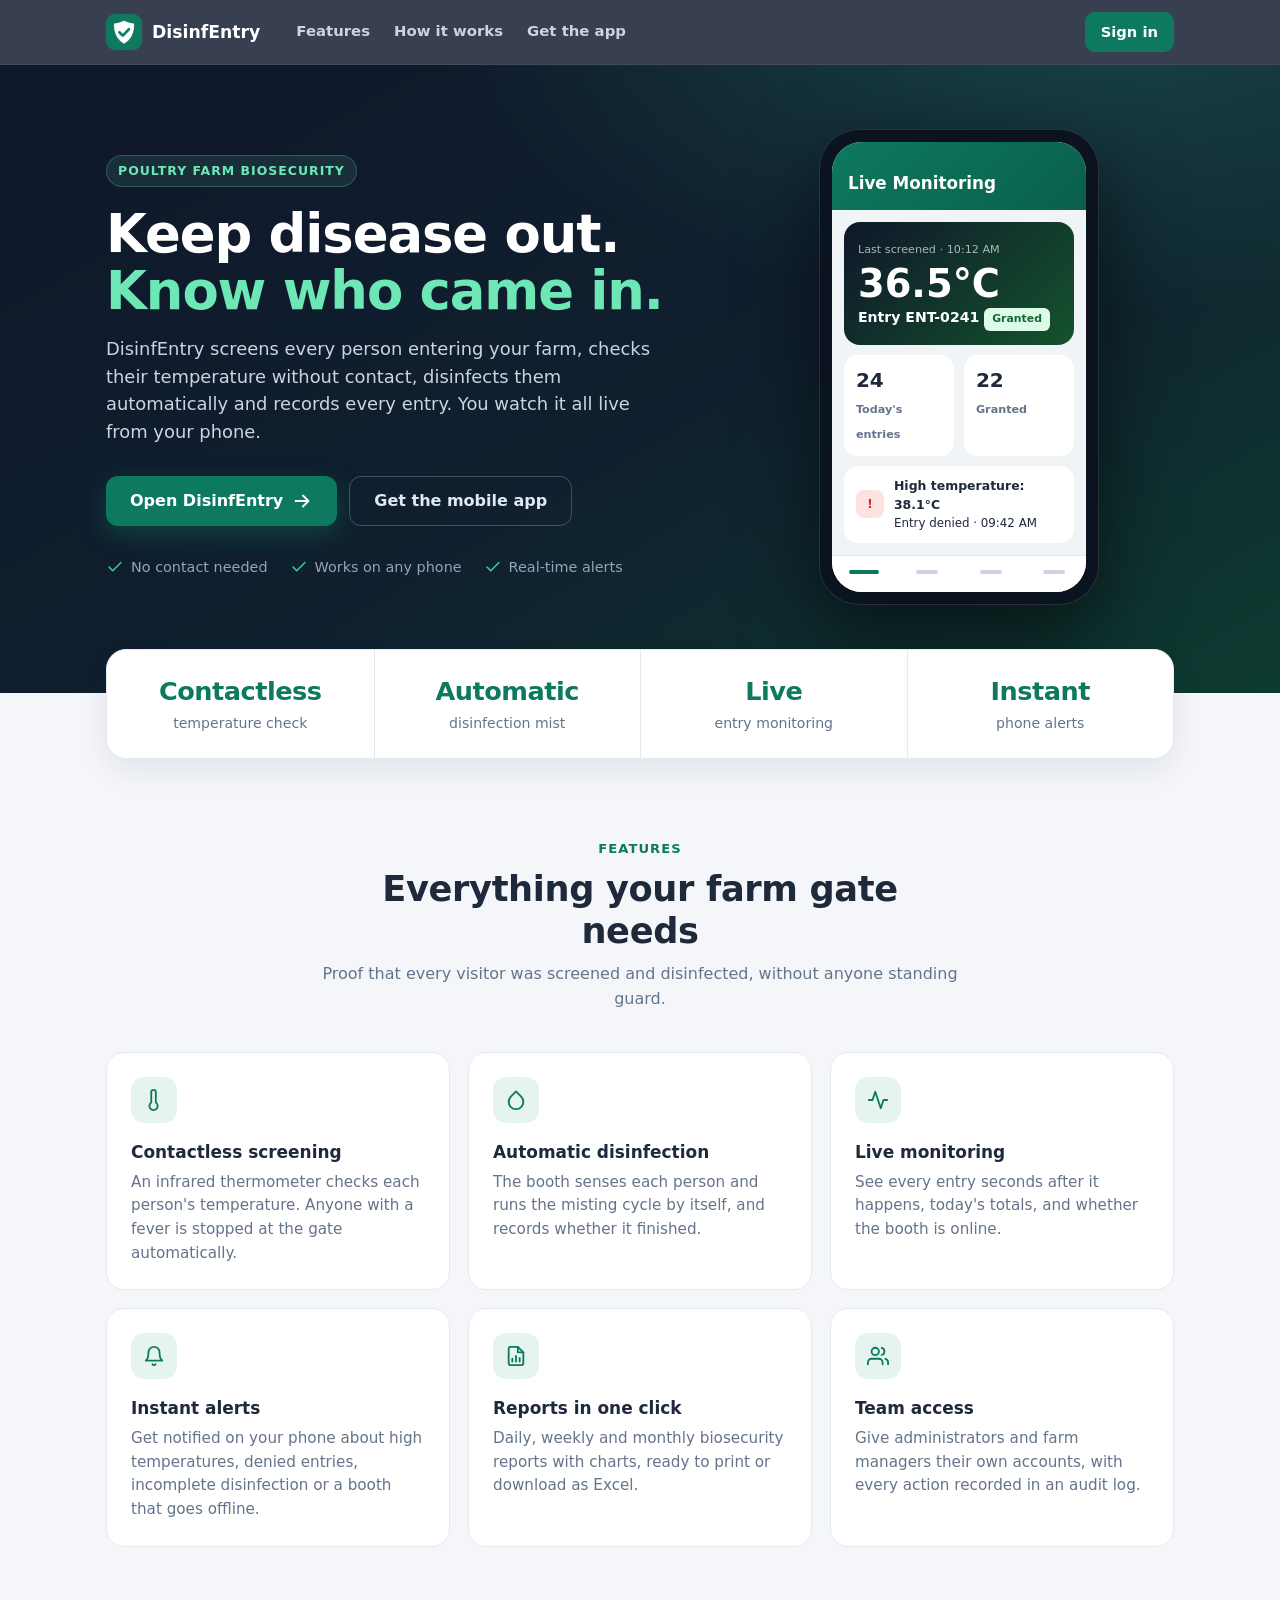
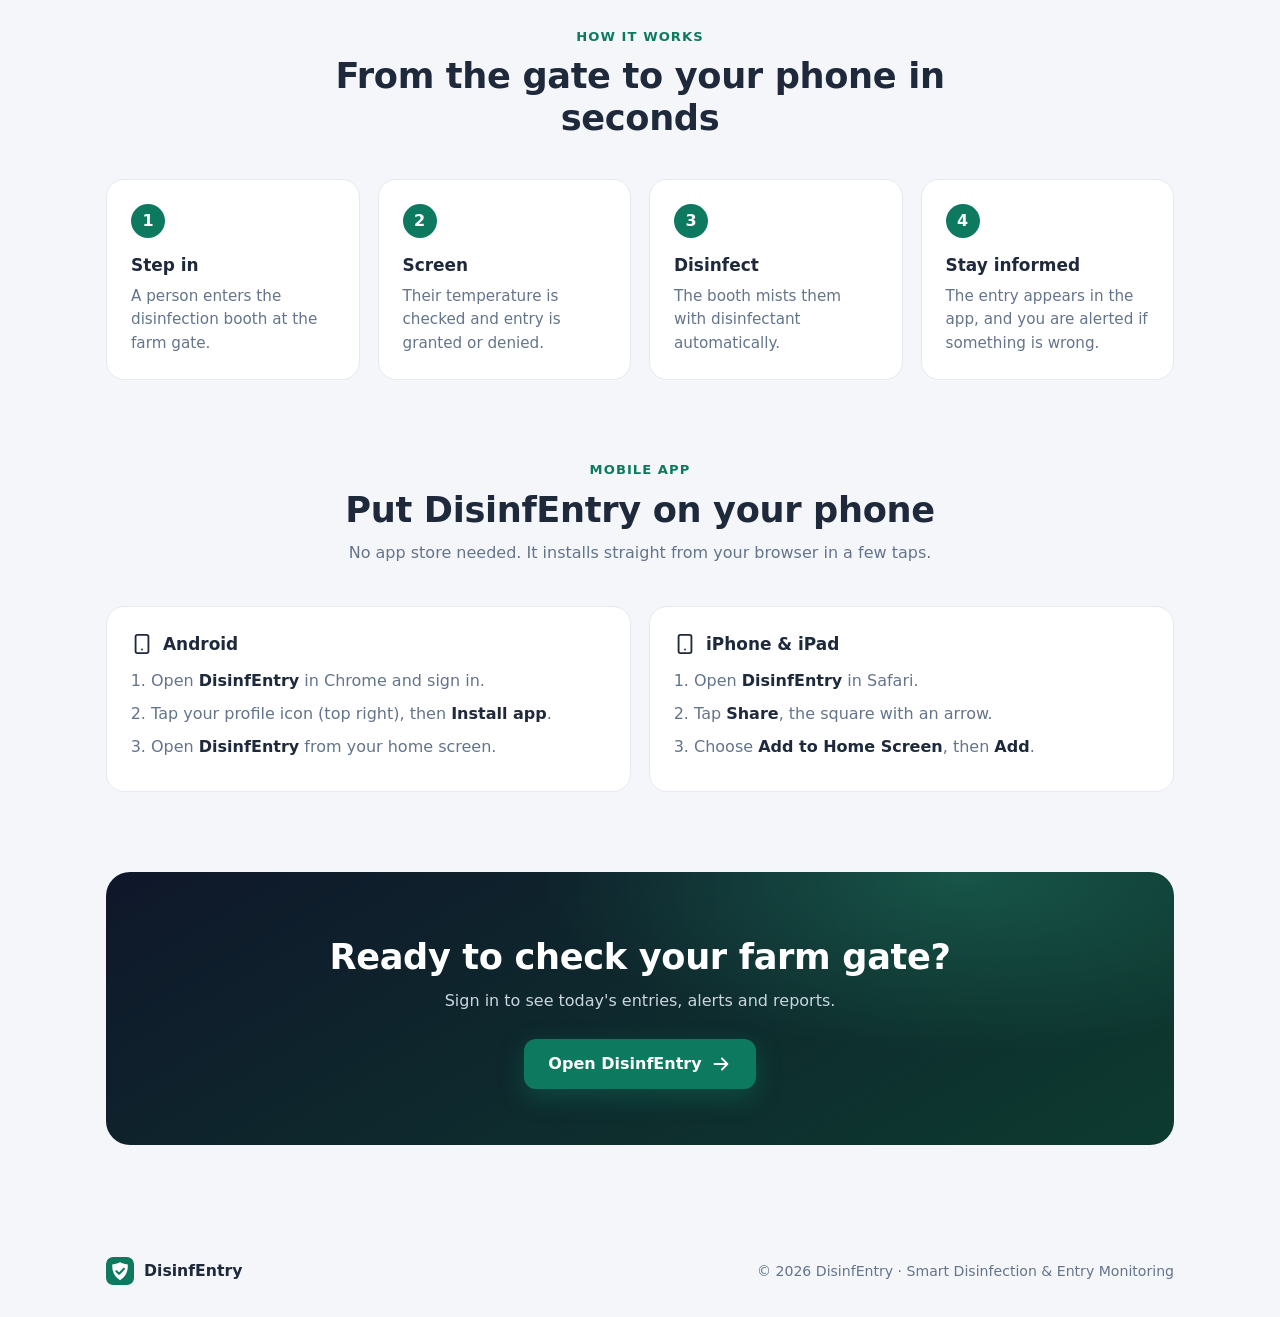
<file: index.html>
<!DOCTYPE html>
<html lang="en">
<head>
<meta charset="utf-8">
<meta name="viewport" content="width=device-width, initial-scale=1, viewport-fit=cover">
<title>DisinfEntry</title>
<meta name="description" content="Smart disinfection booth and farm entry monitoring for poultry farms: contactless temperature screening, automatic misting, live monitoring, instant alerts and compliance reports.">
<meta name="theme-color" content="#0f172a">
<link rel="icon" type="image/png" sizes="32x32" href="assets/icons/favicon-32.png">
<link rel="apple-touch-icon" href="assets/icons/apple-touch-icon.png">
<style>
  :root {
    --brand: #0d7a5f;
    --brand-hover: #0f8f6f;
    --brand-soft: #e6f4ef;
    --brand-ink: #0d7a5f;
    --bg: #f4f6fa;
    --surface: #ffffff;
    --ink: #1e293b;
    --muted: #64748b;
    --line: #e5e9f0;
  }
  @media (prefers-color-scheme: dark) {
    :root {
      --bg: #0b1220;
      --surface: #131c2e;
      --ink: #e2e8f0;
      --muted: #94a3b8;
      --line: #243049;
      --brand-soft: rgba(52, 211, 153, .14);
      --brand-ink: #34d399;
    }
  }
  * { box-sizing: border-box; }
  html { -webkit-text-size-adjust: 100%; scroll-behavior: smooth; }
  body {
    margin: 0;
    background: var(--bg);
    color: var(--ink);
    font-family: "Segoe UI", system-ui, -apple-system, Roboto, sans-serif;
    line-height: 1.55;
  }
  a { color: inherit; }
  .wrap { max-width: 1100px; margin: 0 auto; padding: 0 max(16px, env(safe-area-inset-left)); }
  svg { width: 22px; height: 22px; stroke: currentColor; fill: none; stroke-width: 2; stroke-linecap: round; stroke-linejoin: round; flex: 0 0 auto; }

  /* ---------- Top navigation ---------- */
  .topnav {
    position: sticky; top: 0; z-index: 50;
    background: rgba(15, 23, 42, .82);
    backdrop-filter: saturate(160%) blur(14px);
    -webkit-backdrop-filter: saturate(160%) blur(14px);
    border-bottom: 1px solid rgba(255, 255, 255, .06);
    padding-top: env(safe-area-inset-top);
  }
  .topnav .wrap { display: flex; align-items: center; gap: 28px; height: 64px; }
  .brand { display: flex; align-items: center; gap: 10px; color: #fff; text-decoration: none; font-weight: 700; font-size: 1.08rem; }
  .brand img { width: 36px; height: 36px; border-radius: 9px; }
  .links { display: flex; gap: 24px; margin-left: 8px; }
  .links a { color: #cbd5e1; text-decoration: none; font-size: .93rem; font-weight: 600; }
  .links a:hover { color: #fff; }
  .topnav .signin {
    margin-left: auto;
    display: inline-flex; align-items: center; gap: 6px;
    background: var(--brand); color: #fff; text-decoration: none;
    font-weight: 700; font-size: .92rem;
    padding: 9px 16px; border-radius: 10px;
  }
  .topnav .signin:hover { background: var(--brand-hover); }

  /* ---------- Hero ---------- */
  .hero {
    background: radial-gradient(1100px 520px at 85% -10%, rgba(52, 211, 153, .22), transparent 60%),
                linear-gradient(150deg, #0f172a 0%, #10202f 55%, #0d3b30 100%);
    color: #fff;
    padding: 64px 0 88px;
  }
  .hero-grid { display: grid; grid-template-columns: 1.15fr .85fr; gap: 56px; align-items: center; }
  .eyebrow {
    display: inline-block; font-size: .78rem; font-weight: 700; letter-spacing: .08em; text-transform: uppercase;
    color: #6ee7b7; background: rgba(110, 231, 183, .1); border: 1px solid rgba(110, 231, 183, .25);
    padding: 5px 11px; border-radius: 999px;
  }
  h1 { font-size: clamp(2.1rem, 5.2vw, 3.3rem); line-height: 1.08; margin: 18px 0 16px; letter-spacing: -.02em; }
  h1 em { font-style: normal; color: #6ee7b7; }
  .lead { font-size: 1.12rem; color: #cbd5e1; max-width: 560px; margin: 0 0 30px; }
  .cta { display: flex; flex-wrap: wrap; gap: 12px; }
  .btn {
    display: inline-flex; align-items: center; justify-content: center; gap: 8px;
    min-height: 50px; padding: 0 24px; border-radius: 12px;
    font-weight: 700; text-decoration: none; font-size: 1rem;
  }
  .btn-primary { background: var(--brand); color: #fff; box-shadow: 0 8px 24px rgba(13, 122, 95, .4); }
  .btn-primary:hover { background: var(--brand-hover); }
  .btn-ghost { color: #e2e8f0; border: 1px solid rgba(255, 255, 255, .22); }
  .btn-ghost:hover { background: rgba(255, 255, 255, .08); }
  .trust { display: flex; flex-wrap: wrap; gap: 10px 22px; margin-top: 30px; color: #94a3b8; font-size: .9rem; }
  .trust span { display: inline-flex; align-items: center; gap: 7px; }
  .trust svg { width: 18px; height: 18px; color: #34d399; }

  /* Phone mock-up */
  .phone {
    justify-self: center;
    width: 280px; border-radius: 40px; padding: 12px;
    background: #0b1220; border: 1px solid rgba(255, 255, 255, .12);
    box-shadow: 0 30px 80px rgba(0, 0, 0, .55);
  }
  .screen { border-radius: 30px; overflow: hidden; background: #f1f4f7; color: #1e293b; }
  .appbar { background: linear-gradient(135deg, #0d7a5f, #0a5f4a); color: #fff; padding: 28px 16px 14px; font-weight: 700; font-size: 1.05rem; }
  .screen-body { padding: 12px; display: grid; gap: 10px; }
  .live { border-radius: 16px; padding: 14px; color: #fff; background: linear-gradient(135deg, #0f172a, #14532d); }
  .live small { color: rgba(255, 255, 255, .65); font-size: .7rem; }
  .live .temp { font-size: 2.4rem; font-weight: 800; line-height: 1; margin: 4px 0; }
  .live .who { font-weight: 700; font-size: .88rem; }
  .pill { display: inline-block; font-size: .68rem; font-weight: 700; padding: 3px 8px; border-radius: 6px; background: #dcfce7; color: #166534; }
  .tiles { display: grid; grid-template-columns: 1fr 1fr; gap: 10px; }
  .tile { background: #fff; border-radius: 14px; padding: 10px 12px; }
  .tile b { display: block; font-size: 1.25rem; }
  .tile span { font-size: .7rem; color: #64748b; font-weight: 600; }
  .alert-row { display: flex; align-items: center; gap: 10px; background: #fff; border-radius: 14px; padding: 10px 12px; font-size: .74rem; }
  .alert-row i { width: 28px; height: 28px; border-radius: 8px; background: #fee2e2; flex: 0 0 28px; display: grid; place-items: center; color: #dc2626; font-style: normal; font-weight: 800; }
  .alert-row b { display: block; font-size: .78rem; }
  .tabbar { display: grid; grid-template-columns: repeat(4, 1fr); background: #fff; border-top: 1px solid #e5e9f0; padding: 8px 0 14px; }
  .tabbar i { display: block; width: 22px; height: 4px; margin: 6px auto 4px; border-radius: 2px; background: #cbd5e1; }
  .tabbar i.on { background: #0d7a5f; width: 30px; }

  /* ---------- Stats band ---------- */
  .stats { margin-top: -44px; position: relative; z-index: 2; }
  .stats .wrap > div {
    display: grid; grid-template-columns: repeat(4, 1fr);
    background: var(--surface); border: 1px solid var(--line); border-radius: 20px;
    box-shadow: 0 12px 30px rgba(15, 23, 42, .08);
  }
  .stat { padding: 22px; text-align: center; }
  .stat + .stat { border-left: 1px solid var(--line); }
  .stat b { display: block; font-size: 1.6rem; letter-spacing: -.02em; color: var(--brand-ink); }
  .stat span { color: var(--muted); font-size: .88rem; }

  /* ---------- Sections ---------- */
  section { padding: 80px 0; scroll-margin-top: 64px; }
  .section-head { text-align: center; max-width: 640px; margin: 0 auto 40px; }
  .kicker { color: var(--brand-ink); font-weight: 700; font-size: .82rem; letter-spacing: .08em; text-transform: uppercase; }
  h2 { font-size: clamp(1.6rem, 3.6vw, 2.2rem); margin: 8px 0 10px; letter-spacing: -.01em; line-height: 1.2; }
  .sub { color: var(--muted); margin: 0; }

  .grid-3 { display: grid; grid-template-columns: repeat(3, 1fr); gap: 18px; }
  .card { background: var(--surface); border: 1px solid var(--line); border-radius: 18px; padding: 24px; }
  .card .ico {
    width: 46px; height: 46px; border-radius: 13px; display: grid; place-items: center;
    background: var(--brand-soft); color: var(--brand-ink); margin-bottom: 16px;
  }
  .card h3 { margin: 0 0 6px; font-size: 1.06rem; }
  .card p { margin: 0; color: var(--muted); font-size: .95rem; }

  .steps { display: grid; grid-template-columns: repeat(4, 1fr); gap: 18px; counter-reset: step; }
  .steps .card { position: relative; }
  .steps .num {
    width: 34px; height: 34px; border-radius: 50%;
    display: grid; place-items: center; margin-bottom: 14px;
    background: var(--brand); color: #fff; font-weight: 800;
  }

  .install { display: grid; grid-template-columns: 1fr 1fr; gap: 18px; }
  .install h3 { display: flex; align-items: center; gap: 10px; }
  .install ol { margin: 12px 0 0; padding-left: 20px; color: var(--muted); }
  .install li { margin: 8px 0; }
  .install li b { color: var(--ink); }

  .final {
    text-align: center; color: #fff; border-radius: 24px; padding: 56px 24px;
    background: radial-gradient(700px 300px at 80% 0%, rgba(52, 211, 153, .25), transparent 60%),
                linear-gradient(150deg, #0f172a 0%, #0d3b30 100%);
  }
  .final h2 { color: #fff; }
  .final p { color: #cbd5e1; margin: 0 auto 26px; max-width: 520px; }

  footer { padding: 32px 0 calc(32px + env(safe-area-inset-bottom)); color: var(--muted); font-size: .88rem; }
  footer .wrap { display: flex; flex-wrap: wrap; align-items: center; gap: 10px 24px; justify-content: space-between; }
  footer .brand { color: var(--ink); font-size: .98rem; }
  footer .brand img { width: 28px; height: 28px; border-radius: 7px; }

  @media (max-width: 900px) {
    .links { display: none; }
    .hero { padding: 44px 0 80px; }
    .hero-grid { grid-template-columns: 1fr; gap: 44px; }
    .grid-3 { grid-template-columns: 1fr 1fr; }
    .steps { grid-template-columns: 1fr 1fr; }
    .install { grid-template-columns: 1fr; }
    .stats .wrap > div { grid-template-columns: 1fr 1fr; }
    .stat:nth-child(3) { border-left: 0; }
    .stat:nth-child(n+3) { border-top: 1px solid var(--line); }
  }
  @media (max-width: 560px) {
    .grid-3, .steps { grid-template-columns: 1fr; }
    .cta .btn { flex: 1 1 100%; }
    section { padding: 60px 0; }
    .stat { padding: 18px 10px; }
    .stat b { font-size: 1.35rem; }
  }
</style>
</head>
<body>

<header class="topnav">
  <div class="wrap">
    <a class="brand" href="#top"><img src="assets/icons/icon-192.png" alt="">DisinfEntry</a>
    <nav class="links">
      <a href="#features">Features</a>
      <a href="#how">How it works</a>
      <a href="#install">Get the app</a>
    </nav>
    <a class="signin" href="login.php" data-app-link>Sign in</a>
  </div>
</header>

<div class="hero" id="top">
  <div class="wrap hero-grid">
    <div>
      <span class="eyebrow">Poultry farm biosecurity</span>
      <h1>Keep disease out.<br><em>Know who came in.</em></h1>
      <p class="lead">
        DisinfEntry screens every person entering your farm, checks their temperature without
        contact, disinfects them automatically and records every entry. You watch it all live
        from your phone.
      </p>
      <div class="cta">
        <a class="btn btn-primary" href="login.php" data-app-link>
          Open DisinfEntry
          <svg viewBox="0 0 24 24"><path d="M5 12h14M13 6l6 6-6 6"/></svg>
        </a>
        <a class="btn btn-ghost" href="#install">Get the mobile app</a>
      </div>
      <div class="trust">
        <span><svg viewBox="0 0 24 24"><path d="M20 6L9 17l-5-5"/></svg>No contact needed</span>
        <span><svg viewBox="0 0 24 24"><path d="M20 6L9 17l-5-5"/></svg>Works on any phone</span>
        <span><svg viewBox="0 0 24 24"><path d="M20 6L9 17l-5-5"/></svg>Real-time alerts</span>
      </div>
    </div>

    <div class="phone" aria-hidden="true">
      <div class="screen">
        <div class="appbar">Live Monitoring</div>
        <div class="screen-body">
          <div class="live">
            <small>Last screened · 10:12 AM</small>
            <div class="temp">36.5°C</div>
            <div class="who">Entry ENT-0241 <span class="pill">Granted</span></div>
          </div>
          <div class="tiles">
            <div class="tile"><b>24</b><span>Today's entries</span></div>
            <div class="tile"><b>22</b><span>Granted</span></div>
          </div>
          <div class="alert-row">
            <i>!</i>
            <div><b>High temperature: 38.1°C</b>Entry denied · 09:42 AM</div>
          </div>
        </div>
        <div class="tabbar"><i class="on"></i><i></i><i></i><i></i></div>
      </div>
    </div>
  </div>
</div>

<div class="stats">
  <div class="wrap">
    <div>
      <div class="stat"><b>Contactless</b><span>temperature check</span></div>
      <div class="stat"><b>Automatic</b><span>disinfection mist</span></div>
      <div class="stat"><b>Live</b><span>entry monitoring</span></div>
      <div class="stat"><b>Instant</b><span>phone alerts</span></div>
    </div>
  </div>
</div>

<main>
  <section id="features">
    <div class="wrap">
      <div class="section-head">
        <div class="kicker">Features</div>
        <h2>Everything your farm gate needs</h2>
        <p class="sub">Proof that every visitor was screened and disinfected, without anyone standing guard.</p>
      </div>
      <div class="grid-3">
        <div class="card">
          <div class="ico"><svg viewBox="0 0 24 24"><path d="M14 14.76V3.5a2.5 2.5 0 0 0-5 0v11.26a4.5 4.5 0 1 0 5 0z"/></svg></div>
          <h3>Contactless screening</h3>
          <p>An infrared thermometer checks each person's temperature. Anyone with a fever is stopped at the gate automatically.</p>
        </div>
        <div class="card">
          <div class="ico"><svg viewBox="0 0 24 24"><path d="M12 2.69l5.66 5.66a8 8 0 1 1-11.31 0z"/></svg></div>
          <h3>Automatic disinfection</h3>
          <p>The booth senses each person and runs the misting cycle by itself, and records whether it finished.</p>
        </div>
        <div class="card">
          <div class="ico"><svg viewBox="0 0 24 24"><path d="M22 12h-4l-3 9L9 3l-3 9H2"/></svg></div>
          <h3>Live monitoring</h3>
          <p>See every entry seconds after it happens, today's totals, and whether the booth is online.</p>
        </div>
        <div class="card">
          <div class="ico"><svg viewBox="0 0 24 24"><path d="M18 8A6 6 0 0 0 6 8c0 7-3 9-3 9h18s-3-2-3-9M13.73 21a2 2 0 0 1-3.46 0"/></svg></div>
          <h3>Instant alerts</h3>
          <p>Get notified on your phone about high temperatures, denied entries, incomplete disinfection or a booth that goes offline.</p>
        </div>
        <div class="card">
          <div class="ico"><svg viewBox="0 0 24 24"><path d="M14 2H6a2 2 0 0 0-2 2v16a2 2 0 0 0 2 2h12a2 2 0 0 0 2-2V8z"/><path d="M14 2v6h6M8 18v-3M12 18v-6M16 18v-4"/></svg></div>
          <h3>Reports in one click</h3>
          <p>Daily, weekly and monthly biosecurity reports with charts, ready to print or download as Excel.</p>
        </div>
        <div class="card">
          <div class="ico"><svg viewBox="0 0 24 24"><path d="M17 21v-2a4 4 0 0 0-4-4H5a4 4 0 0 0-4 4v2"/><circle cx="9" cy="7" r="4"/><path d="M23 21v-2a4 4 0 0 0-3-3.87M16 3.13a4 4 0 0 1 0 7.75"/></svg></div>
          <h3>Team access</h3>
          <p>Give administrators and farm managers their own accounts, with every action recorded in an audit log.</p>
        </div>
      </div>
    </div>
  </section>

  <section id="how" style="padding-top:0">
    <div class="wrap">
      <div class="section-head">
        <div class="kicker">How it works</div>
        <h2>From the gate to your phone in seconds</h2>
      </div>
      <div class="steps">
        <div class="card"><div class="num">1</div><h3>Step in</h3><p>A person enters the disinfection booth at the farm gate.</p></div>
        <div class="card"><div class="num">2</div><h3>Screen</h3><p>Their temperature is checked and entry is granted or denied.</p></div>
        <div class="card"><div class="num">3</div><h3>Disinfect</h3><p>The booth mists them with disinfectant automatically.</p></div>
        <div class="card"><div class="num">4</div><h3>Stay informed</h3><p>The entry appears in the app, and you are alerted if something is wrong.</p></div>
      </div>
    </div>
  </section>

  <section id="install" style="padding-top:0">
    <div class="wrap">
      <div class="section-head">
        <div class="kicker">Mobile app</div>
        <h2>Put DisinfEntry on your phone</h2>
        <p class="sub">No app store needed. It installs straight from your browser in a few taps.</p>
      </div>
      <div class="install">
        <div class="card">
          <h3><svg viewBox="0 0 24 24"><rect x="5" y="2" width="14" height="20" rx="2"/><path d="M12 18h.01"/></svg>Android</h3>
          <ol>
            <li>Open <b>DisinfEntry</b> in Chrome and sign in.</li>
            <li>Tap your profile icon (top right), then <b>Install app</b>.</li>
            <li>Open <b>DisinfEntry</b> from your home screen.</li>
          </ol>
        </div>
        <div class="card">
          <h3><svg viewBox="0 0 24 24"><rect x="5" y="2" width="14" height="20" rx="2"/><path d="M12 18h.01"/></svg>iPhone &amp; iPad</h3>
          <ol>
            <li>Open <b>DisinfEntry</b> in Safari.</li>
            <li>Tap <b>Share</b>, the square with an arrow.</li>
            <li>Choose <b>Add to Home Screen</b>, then <b>Add</b>.</li>
          </ol>
        </div>
      </div>
    </div>
  </section>

  <section style="padding-top:0">
    <div class="wrap">
      <div class="final">
        <h2>Ready to check your farm gate?</h2>
        <p>Sign in to see today's entries, alerts and reports.</p>
        <a class="btn btn-primary" href="login.php" data-app-link>
          Open DisinfEntry
          <svg viewBox="0 0 24 24"><path d="M5 12h14M13 6l6 6-6 6"/></svg>
        </a>
      </div>
    </div>
  </section>
</main>

<footer>
  <div class="wrap">
    <span class="brand"><img src="assets/icons/icon-192.png" alt="">DisinfEntry</span>
    <span>&copy; <span id="year">2026</span> DisinfEntry · Smart Disinfection &amp; Entry Monitoring</span>
  </div>
</footer>

<script>
  document.getElementById('year').textContent = new Date().getFullYear();
  // Served by the app itself, "login.php" opens its sign-in page (or the dashboard when
  // already signed in). On static hosting such as GitHub Pages there is no PHP, so send
  // the buttons to the live app instead.
  if (/\.github\.io$/.test(location.hostname) || location.protocol === 'file:') {
    document.querySelectorAll('[data-app-link]').forEach(function (a) {
      a.href = 'https://disinfentry-production.up.railway.app/login.php';
    });
  }
</script>
</body>
</html>
</file>
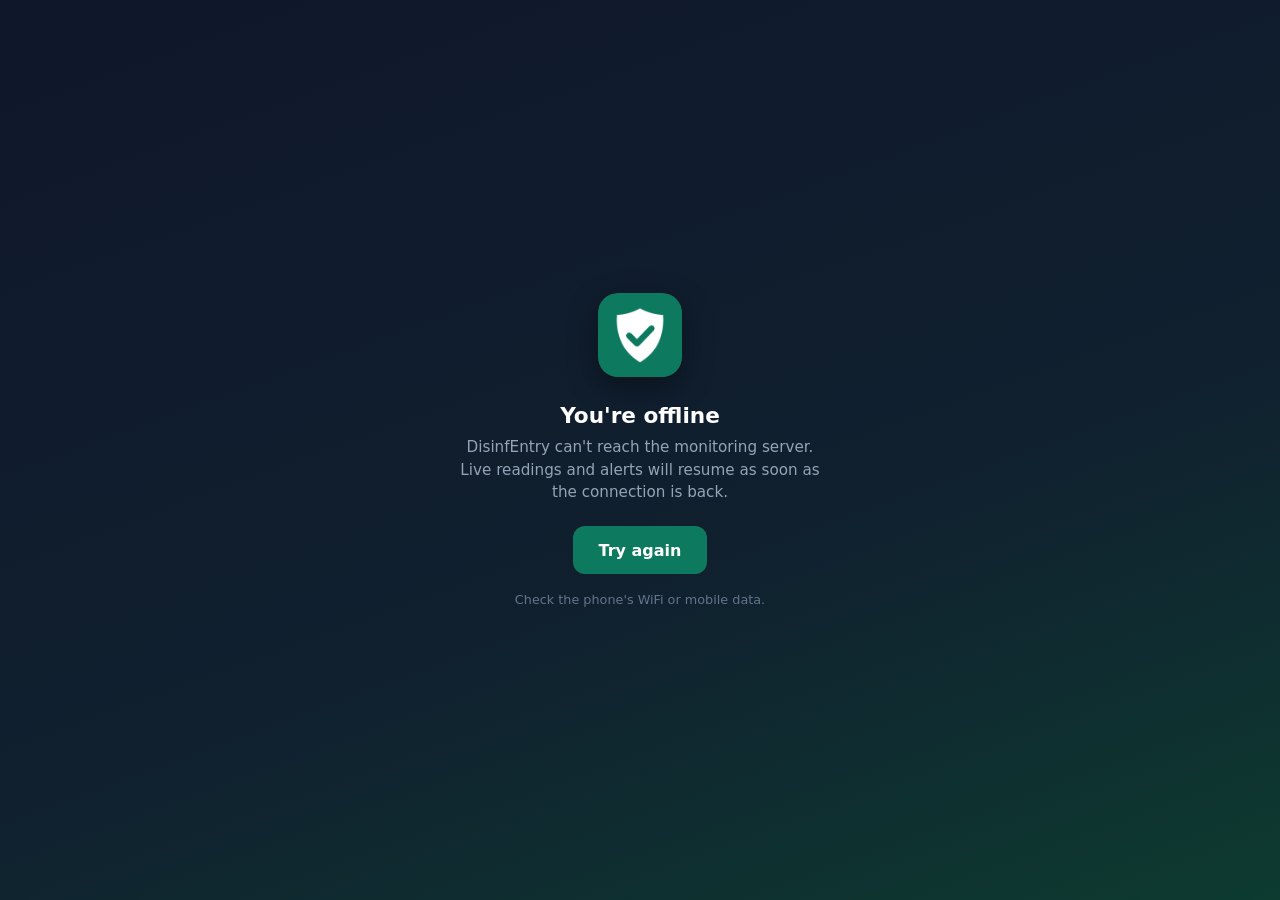
<file: offline.html>
<!DOCTYPE html>
<html lang="en">
<head>
<meta charset="utf-8">
<meta name="viewport" content="width=device-width, initial-scale=1, viewport-fit=cover">
<meta name="theme-color" content="#0f172a">
<title>Offline · DisinfEntry</title>
<link rel="icon" type="image/png" href="assets/icons/favicon-32.png">
<style>
  :root { color-scheme: dark; }
  * { box-sizing: border-box; }
  body {
    margin: 0;
    min-height: 100vh;
    display: grid;
    place-items: center;
    padding: 24px max(16px, env(safe-area-inset-right)) 24px max(16px, env(safe-area-inset-left));
    background: linear-gradient(160deg, #0f172a 0%, #10202f 60%, #0d3b30 100%);
    color: #e2e8f0;
    font-family: "Segoe UI", system-ui, -apple-system, Roboto, sans-serif;
    text-align: center;
  }
  .card { max-width: 380px; }
  img { width: 84px; height: 84px; border-radius: 20px; box-shadow: 0 10px 30px rgba(0,0,0,.35); }
  h1 { font-size: 1.35rem; margin: 22px 0 8px; color: #fff; }
  p { margin: 0 0 22px; color: #94a3b8; line-height: 1.5; font-size: .95rem; }
  button {
    appearance: none; border: 0; cursor: pointer;
    background: #0d7a5f; color: #fff;
    font: inherit; font-weight: 600;
    padding: 12px 26px; border-radius: 12px;
    min-height: 48px;
  }
  button:active { transform: scale(.98); }
  .hint { margin-top: 18px; font-size: .8rem; color: #64748b; }
</style>
</head>
<body>
  <div class="card">
    <img src="assets/icons/icon-192.png" alt="">
    <h1>You're offline</h1>
    <p>DisinfEntry can't reach the monitoring server. Live readings and alerts will resume
       as soon as the connection is back.</p>
    <button type="button" onclick="location.reload()">Try again</button>
    <div class="hint">Check the phone's WiFi or mobile data.</div>
  </div>
  <script>
    // Come back by itself once the network returns.
    window.addEventListener('online', () => location.reload());
  </script>
</body>
</html>
</file>
